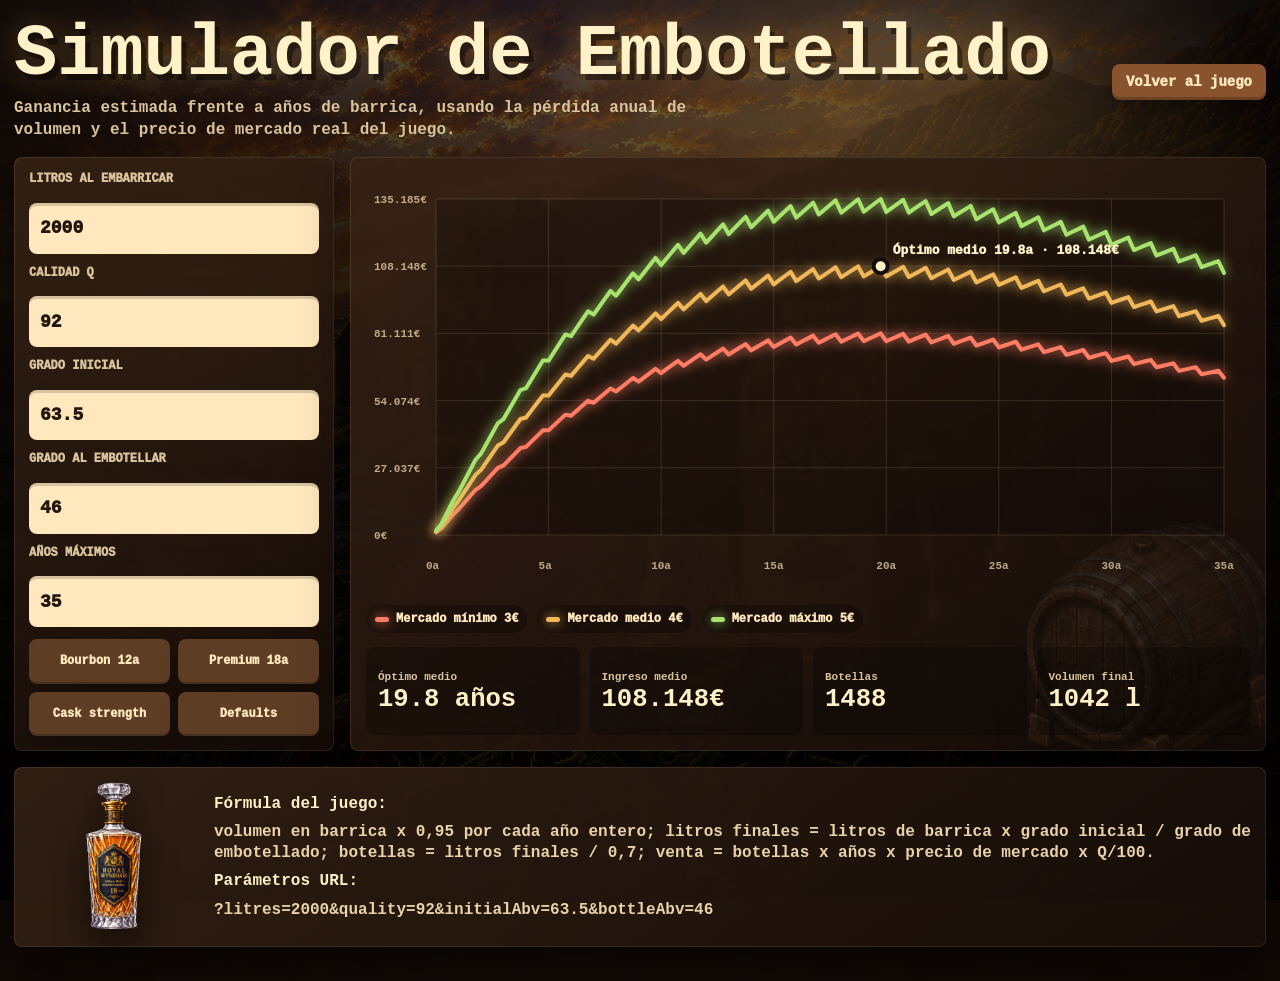
<file: sim.html>
<!doctype html>
<html lang="es">
<head>
  <meta charset="utf-8">
  <meta name="viewport" content="width=device-width, initial-scale=1">
  <title>Simulador de Embotellado</title>
  <style>
    :root {
      --ink:#1b110b;
      --panel:rgba(34,21,13,.78);
      --gold:#f0b75b;
      --cream:#ffe8bd;
      --blue:#79ddff;
      --green:#a8e36f;
      --red:#ff7c65;
    }
    * { box-sizing:border-box; }
    html, body { margin:0; min-height:100%; background:#130c08; color:var(--cream); font-family:ui-monospace, SFMono-Regular, Menlo, Consolas, monospace; }
    body {
      min-height:100vh;
      overflow-x:hidden;
      background:
        linear-gradient(90deg, rgba(14,8,5,.92), rgba(14,8,5,.52) 45%, rgba(14,8,5,.92)),
        url('img/splash.jpg') center/cover fixed;
    }
    body::before {
      content:'';
      position:fixed;
      inset:0;
      pointer-events:none;
      background:radial-gradient(circle at 70% 18%, rgba(255,190,86,.24), transparent 32%), linear-gradient(180deg, rgba(0,0,0,.20), rgba(0,0,0,.70));
    }
    main { position:relative; z-index:1; width:min(1280px, calc(100vw - 28px)); margin:0 auto; padding:22px 0 34px; }
    header { min-height:108px; display:grid; grid-template-columns:minmax(0,1fr) max-content; align-items:end; gap:18px; }
    h1 { margin:0; color:#fff2c8; font-size:clamp(34px, 6vw, 72px); line-height:.92; text-shadow:5px 6px 0 rgba(0,0,0,.42), 0 0 34px rgba(240,183,91,.38); letter-spacing:0; }
    .subtitle { margin:10px 0 0; color:#d9c49d; font-weight:900; max-width:720px; line-height:1.35; }
    .back { align-self:center; border:0; border-radius:8px; background:#89532d; color:#ffe8bd; padding:10px 14px; font:1000 14px ui-monospace, monospace; text-decoration:none; box-shadow:0 8px 22px rgba(0,0,0,.34), inset 0 -3px 0 rgba(0,0,0,.22); }
    .shell { display:grid; grid-template-columns:320px minmax(0,1fr); gap:16px; align-items:stretch; margin-top:16px; }
    .panel, .chart-panel, .result-panel {
      border-radius:8px;
      background:linear-gradient(145deg, rgba(54,34,21,.88), rgba(24,14,9,.84));
      box-shadow:0 18px 48px rgba(0,0,0,.44), inset 0 0 0 1px rgba(255,232,189,.10);
      backdrop-filter:blur(2px);
    }
    .panel { padding:15px; display:grid; gap:12px; }
    label { display:grid; gap:6px; color:#d9c49d; font-weight:1000; font-size:12px; text-transform:uppercase; }
    input {
      width:100%;
      border:0;
      border-radius:8px;
      background:#ffe8bd;
      color:#24170d;
      padding:10px 11px;
      font:1000 18px ui-monospace, monospace;
      box-shadow:inset 0 3px 0 rgba(0,0,0,.16);
    }
    .quick { display:grid; grid-template-columns:1fr 1fr; gap:8px; }
    button {
      border:0;
      border-radius:8px;
      padding:10px 11px;
      background:#5e3d25;
      color:#ffe8bd;
      font:1000 12px ui-monospace, monospace;
      cursor:pointer;
      box-shadow:0 5px 16px rgba(0,0,0,.25), inset 0 -2px 0 rgba(0,0,0,.22);
    }
    button:hover, .back:hover { filter:brightness(1.16); }
    .chart-panel { position:relative; min-height:560px; padding:16px; overflow:hidden; }
    .chart-panel::before {
      content:'';
      position:absolute;
      right:-30px;
      bottom:-48px;
      width:290px;
      height:290px;
      background:url('img/barriles/sherry_butt_old.png') center/contain no-repeat;
      opacity:.20;
      filter:drop-shadow(0 18px 22px rgba(0,0,0,.55));
      pointer-events:none;
    }
    canvas { position:relative; z-index:1; display:block; width:100%; height:420px; image-rendering:auto; }
    .legend { position:relative; z-index:1; display:flex; flex-wrap:wrap; gap:10px; margin:12px 0 0; }
    .legend span { display:flex; align-items:center; gap:7px; padding:7px 9px; border-radius:999px; background:rgba(0,0,0,.28); font-size:12px; font-weight:1000; }
    .legend i { width:14px; height:5px; border-radius:10px; background:var(--c); box-shadow:0 0 12px var(--c); }
    .kpis { position:relative; z-index:1; display:grid; grid-template-columns:repeat(4, minmax(0,1fr)); gap:10px; margin-top:14px; }
    .kpi { min-height:88px; padding:12px; border-radius:8px; background:rgba(0,0,0,.28); display:grid; gap:4px; align-content:center; }
    .kpi small { color:#d9c49d; font-size:11px; font-weight:900; }
    .kpi strong { color:#fff1c7; font-size:clamp(18px, 2vw, 27px); line-height:1; overflow-wrap:anywhere; }
    .result-panel { margin-top:16px; padding:15px; display:grid; grid-template-columns:170px minmax(0,1fr); gap:15px; align-items:center; }
    .result-panel img { width:150px; height:150px; object-fit:contain; justify-self:center; filter:drop-shadow(0 13px 16px rgba(0,0,0,.52)); }
    .formula { display:grid; gap:7px; color:#e8d2aa; line-height:1.32; font-weight:800; }
    .formula b { color:#fff1c7; }
    @media (max-width: 860px) {
      header, .shell, .result-panel { grid-template-columns:1fr; }
      h1 { font-size:44px; }
      .back { justify-self:start; }
      .kpis { grid-template-columns:1fr 1fr; }
      canvas { height:360px; }
    }
  </style>
</head>
<body>
  <main>
    <header>
      <div>
        <h1>Simulador de Embotellado</h1>
        <p class="subtitle">Ganancia estimada frente a años de barrica, usando la pérdida anual de volumen y el precio de mercado real del juego.</p>
      </div>
      <a class="back" href="index.html">Volver al juego</a>
    </header>

    <section class="shell">
      <form class="panel" id="controls">
        <label>Litros al embarricar <input id="litres" name="litres" type="number" min="1" step="10"></label>
        <label>Calidad Q <input id="quality" name="quality" type="number" min="1" max="100" step="1"></label>
        <label>Grado inicial <input id="initialAbv" name="initialAbv" type="number" min="40" max="90" step=".1"></label>
        <label>Grado al embotellar <input id="bottleAbv" name="bottleAbv" type="number" min="40" max="90" step=".1"></label>
        <label>Años máximos <input id="years" name="years" type="number" min="3" max="60" step="1"></label>
        <div class="quick">
          <button type="button" data-preset="balanced">Bourbon 12a</button>
          <button type="button" data-preset="premium">Premium 18a</button>
          <button type="button" data-preset="cask">Cask strength</button>
          <button type="button" data-preset="reset">Defaults</button>
        </div>
      </form>

      <section class="chart-panel">
        <canvas id="chart" width="1100" height="560"></canvas>
        <div class="legend">
          <span><i style="--c:var(--red)"></i>Mercado mínimo 3€</span>
          <span><i style="--c:var(--gold)"></i>Mercado medio 4€</span>
          <span><i style="--c:var(--green)"></i>Mercado máximo 5€</span>
        </div>
        <div class="kpis">
          <div class="kpi"><small>Óptimo medio</small><strong id="bestYear">-</strong></div>
          <div class="kpi"><small>Ingreso medio</small><strong id="bestMoney">-</strong></div>
          <div class="kpi"><small>Botellas</small><strong id="bestBottles">-</strong></div>
          <div class="kpi"><small>Volumen final</small><strong id="bestLitres">-</strong></div>
        </div>
      </section>
    </section>

    <section class="result-panel">
      <img src="img/bottles/bottle_18Q.png" alt="Botella">
      <div class="formula" id="formula"></div>
    </section>
  </main>

  <script>
    const MARKET_MIN = 3;
    const MARKET_MAX = 5;
    const MARKET_MID = (MARKET_MIN + MARKET_MAX) / 2;
    const BOTTLE_LITRES = 0.7;
    const defaults = { litres: 2000, quality: 92, initialAbv: 63.5, bottleAbv: 46, years: 35 };
    const presets = {
      balanced: { litres: 2000, quality: 90, initialAbv: 63.5, bottleAbv: 46, years: 30 },
      premium: { litres: 2500, quality: 96, initialAbv: 63.5, bottleAbv: 48, years: 40 },
      cask: { litres: 1600, quality: 94, initialAbv: 61, bottleAbv: 58, years: 32 },
      reset: defaults
    };
    const els = Object.fromEntries(['litres','quality','initialAbv','bottleAbv','years','bestYear','bestMoney','bestBottles','bestLitres','formula'].map(id => [id, document.getElementById(id)]));
    const params = new URLSearchParams(location.search);
    function num(name, fallback){
      const aliases = { quality:['q'], initialAbv:['abv','initial'], bottleAbv:['targetAbv','bottle'] }[name] || [];
      const raw = params.get(name) ?? aliases.map(a=>params.get(a)).find(v=>v!==null);
      const n = Number(raw);
      return Number.isFinite(n) ? n : fallback;
    }
    function setValues(values){
      for(const [k,v] of Object.entries({...defaults, ...values})) if(els[k]) els[k].value = v;
      draw();
    }
    function values(){
      return {
        litres: Math.max(1, Number(els.litres.value) || defaults.litres),
        quality: Math.min(100, Math.max(1, Number(els.quality.value) || defaults.quality)),
        initialAbv: Math.min(90, Math.max(1, Number(els.initialAbv.value) || defaults.initialAbv)),
        bottleAbv: Math.min(90, Math.max(40, Number(els.bottleAbv.value) || defaults.bottleAbv)),
        years: Math.min(60, Math.max(3, Math.floor(Number(els.years.value) || defaults.years)))
      };
    }
    function agedLitres(initialLitres, years){ return initialLitres * Math.pow(.95, Math.floor(Math.max(0, years))); }
    function resultAt(year, price, v=values()){
      const barrelL = agedLitres(v.litres, year);
      const finalL = barrelL * v.initialAbv / v.bottleAbv;
      const bottles = Math.floor(finalL / BOTTLE_LITRES);
      const money = bottles * Math.max(.1, year) * price * (v.quality / 100);
      return { year, barrelL, finalL, bottles, money };
    }
    function euro(n){ return `${Math.round(n).toLocaleString('es-ES')}€`; }
    function draw(){
      const v = values();
      if(v.bottleAbv > v.initialAbv) els.bottleAbv.value = v.initialAbv;
      const vv = values();
      const series = [
        { price: MARKET_MIN, color: '#ff7c65' },
        { price: MARKET_MID, color: '#f0b75b' },
        { price: MARKET_MAX, color: '#a8e36f' }
      ].map(s => ({...s, data: Array.from({length: vv.years*4 + 1}, (_,i)=>resultAt(i/4, s.price, vv))}));
      const best = series[1].data.reduce((a,b)=>b.money>a.money?b:a, series[1].data[0]);
      els.bestYear.textContent = `${best.year.toFixed(best.year % 1 ? 1 : 0)} años`;
      els.bestMoney.textContent = euro(best.money);
      els.bestBottles.textContent = best.bottles.toLocaleString('es-ES');
      els.bestLitres.textContent = `${Math.round(best.finalL).toLocaleString('es-ES')} l`;
      els.formula.innerHTML = `<b>Fórmula del juego:</b> volumen en barrica x 0,95 por cada año entero; litros finales = litros de barrica x grado inicial / grado de embotellado; botellas = litros finales / 0,7; venta = botellas x años x precio de mercado x Q/100.<br><b>Parámetros URL:</b> ?litres=${vv.litres}&quality=${vv.quality}&initialAbv=${vv.initialAbv}&bottleAbv=${vv.bottleAbv}`;
      const next = new URLSearchParams({litres:vv.litres, quality:vv.quality, initialAbv:vv.initialAbv, bottleAbv:vv.bottleAbv, years:vv.years});
      history.replaceState(null, '', `${location.pathname}?${next}`);

      const canvas = document.getElementById('chart'), ctx = canvas.getContext('2d');
      const dpr = Math.max(1, Math.min(2, devicePixelRatio || 1));
      const rect = canvas.getBoundingClientRect();
      canvas.width = Math.floor(rect.width * dpr);
      canvas.height = Math.floor(rect.height * dpr);
      ctx.setTransform(dpr,0,0,dpr,0,0);
      const w=rect.width, h=rect.height, pad={l:70,r:26,t:26,b:58};
      ctx.clearRect(0,0,w,h);
      const maxMoney = Math.max(1, ...series.flatMap(s=>s.data.map(p=>p.money)));
      const x = year => pad.l + (year / vv.years) * (w - pad.l - pad.r);
      const y = money => h - pad.b - (money / maxMoney) * (h - pad.t - pad.b);
      ctx.fillStyle='rgba(0,0,0,.24)';
      ctx.fillRect(pad.l, pad.t, w-pad.l-pad.r, h-pad.t-pad.b);
      ctx.strokeStyle='rgba(255,232,189,.13)';
      ctx.lineWidth=1;
      ctx.fillStyle='rgba(255,232,189,.70)';
      ctx.font='900 11px ui-monospace, monospace';
      for(let i=0;i<=5;i++){
        const yy = pad.t + i*(h-pad.t-pad.b)/5;
        ctx.beginPath(); ctx.moveTo(pad.l, yy); ctx.lineTo(w-pad.r, yy); ctx.stroke();
        const val = maxMoney * (1 - i/5);
        ctx.fillText(euro(val), 8, yy+4);
      }
      for(let year=0; year<=vv.years; year+=Math.max(1, Math.ceil(vv.years/8))){
        const xx=x(year);
        ctx.beginPath(); ctx.moveTo(xx, pad.t); ctx.lineTo(xx, h-pad.b); ctx.stroke();
        ctx.fillText(`${year}a`, xx-10, h-24);
      }
      for(const s of series){
        ctx.beginPath();
        s.data.forEach((p,i)=>{ const xx=x(p.year), yy=y(p.money); i ? ctx.lineTo(xx,yy) : ctx.moveTo(xx,yy); });
        ctx.strokeStyle=s.color; ctx.lineWidth=4; ctx.lineJoin='round'; ctx.lineCap='round'; ctx.shadowColor=s.color; ctx.shadowBlur=12; ctx.stroke(); ctx.shadowBlur=0;
      }
      const bx=x(best.year), by=y(best.money);
      ctx.fillStyle='#fff2c8'; ctx.strokeStyle='#130c08'; ctx.lineWidth=4;
      ctx.beginPath(); ctx.arc(bx, by, 7, 0, Math.PI*2); ctx.fill(); ctx.stroke();
      ctx.fillStyle='#fff2c8'; ctx.font='1000 13px ui-monospace, monospace';
      ctx.fillText(`Óptimo medio ${best.year.toFixed(1)}a · ${euro(best.money)}`, Math.min(bx+12, w-300), Math.max(22, by-12));
    }
    setValues({
      litres:num('litres', defaults.litres),
      quality:num('quality', defaults.quality),
      initialAbv:num('initialAbv', defaults.initialAbv),
      bottleAbv:num('bottleAbv', defaults.bottleAbv),
      years:num('years', defaults.years)
    });
    document.getElementById('controls').addEventListener('input', draw);
    document.querySelectorAll('[data-preset]').forEach(btn=>btn.addEventListener('click', ()=>setValues(presets[btn.dataset.preset] || defaults)));
    addEventListener('resize', draw);
  </script>
</body>
</html>
</file>
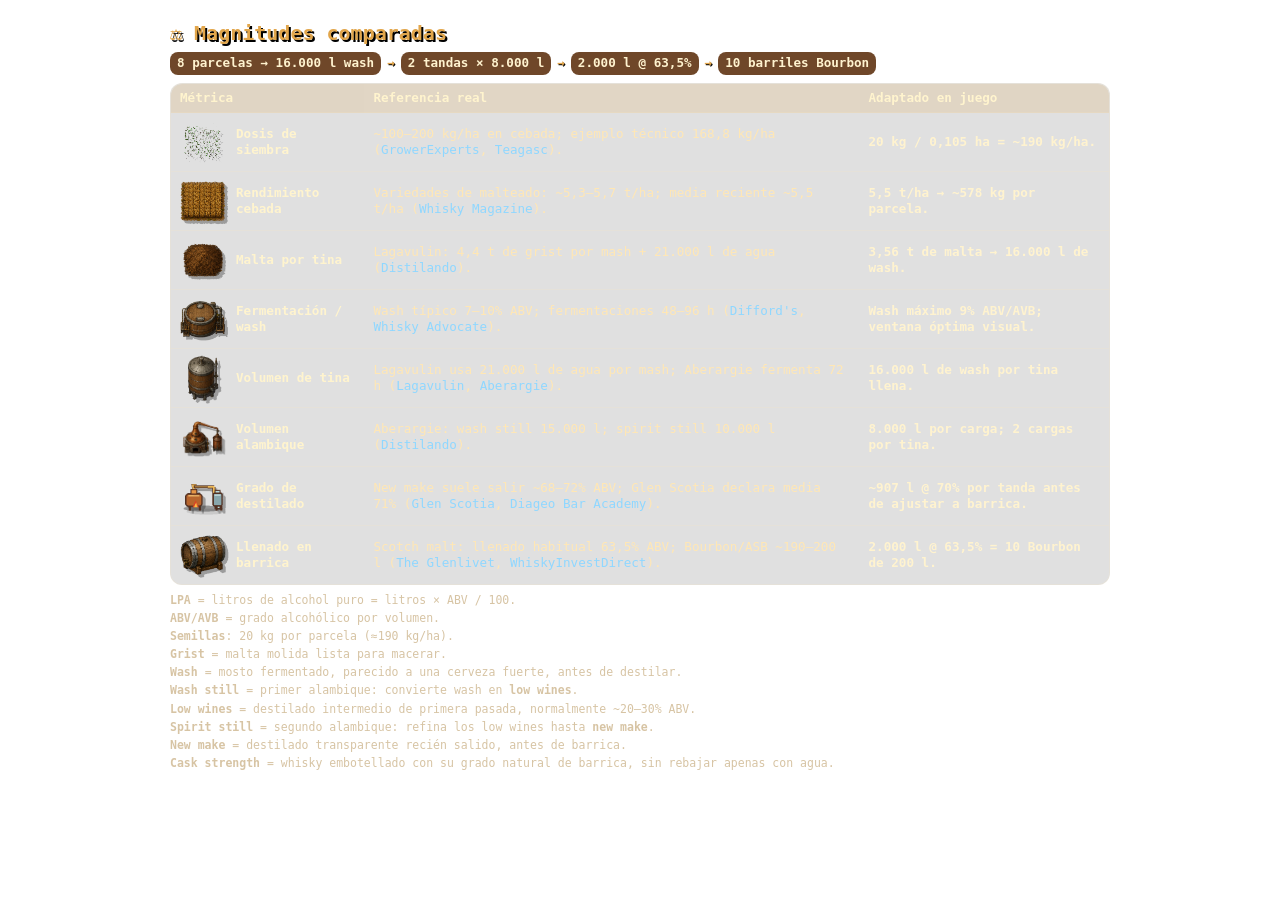
<file: docs/magnitudes.html>
<!doctype html>
<html lang="es">
<head>
  <meta charset="utf-8" />
  <meta name="viewport" content="width=device-width, initial-scale=1" />
  <base target="_blank" />
  <title>Magnitudes · Sim Distillery</title>
  <style>
    :root{--ink:#241911;--cream:#ffe7b5;--gold:#e2a64b;--line:rgba(255,231,181,.16)}
    *{box-sizing:border-box} body{margin:0;padding:12px;background:transparent;color:var(--cream);font:12.6px/1.31 ui-monospace,SFMono-Regular,Menlo,Consolas,monospace;overflow:hidden}
    main{max-width:960px;margin:auto;padding:8px 10px}
    h1{margin:0 0 6px;color:var(--gold);font-size:20px;text-shadow:2px 2px #000}.summary{display:flex;gap:6px;align-items:center;flex-wrap:wrap;margin:0 0 8px}.pill{background:#6f4729;border-radius:8px;padding:3px 7px;color:#fff3cf;font-weight:900}.arrow{color:#e2a64b;font-weight:900;text-shadow:1px 1px #000}
    table{width:100%;border-collapse:separate;border-spacing:0;background:rgba(0,0,0,.12);border:1px solid var(--line);border-radius:12px;overflow:hidden} th,td{border:0;border-bottom:1px solid var(--line);padding:6px 9px;vertical-align:middle} tr:last-child td{border-bottom:0} th{color:#fff4ce;background:rgba(226,166,75,.18);text-align:left} th:first-child{border-top-left-radius:11px} th:last-child{border-top-right-radius:11px} tr:last-child td:first-child{border-bottom-left-radius:11px} tr:last-child td:last-child{border-bottom-right-radius:11px} td.game{color:#fff3cf;font-weight:900}.metric{display:flex;align-items:center;gap:10px;font-weight:900;color:#fff4ce}.icon{width:46px;height:46px;object-fit:contain;image-rendering:auto;filter:drop-shadow(3px 3px 0 rgba(0,0,0,.3))}a{color:#8fd7ff;text-decoration:none}.note{margin:8px 0 0;color:#d7c4a4;font-size:11.5px}.note span{display:block;margin-top:3px}
  </style>
</head>
<body>
<main>
  <h1>⚖️ Magnitudes comparadas</h1>
  <div class="summary">
    <span class="pill">8 parcelas → 16.000 l wash</span>
    <span class="arrow">→</span>
    <span class="pill">2 tandas × 8.000 l</span>
    <span class="arrow">→</span>
    <span class="pill">2.000 l @ 63,5%</span>
    <span class="arrow">→</span>
    <span class="pill">10 barriles Bourbon</span>
  </div>

  <table>
    <tr><th>Métrica</th><th>Referencia real</th><th>Adaptado en juego</th></tr>
    <tr>
      <td><span class="metric"><img class="icon" src="../img/cebada_recien_plantada.png" alt="">Dosis de siembra</span></td>
      <td>~100–200 kg/ha en cebada; ejemplo técnico 168,8 kg/ha (<a href="https://www.growerexperts.com/choosing-the-ideal-sowing-rate-for-barley/">GrowerExperts</a>, <a href="https://teagasc.ie/news--events/daily/spring-barley-establishment-achieving-good-plant-establishment/">Teagasc</a>).</td>
      <td class="game">20 kg / 0,105 ha = ~190 kg/ha.</td>
    </tr>
    <tr>
      <td><span class="metric"><img class="icon" src="../img/cebada_madura.png" alt="">Rendimiento cebada</span></td>
      <td>Variedades de malteado: ~5,3–5,7 t/ha; media reciente ~5,5 t/ha (<a href="https://www.whiskymag.com/articles/growing-issues/">Whisky Magazine</a>).</td>
      <td class="game">5,5 t/ha → ~578 kg por parcela.</td>
    </tr>
    <tr>
      <td><span class="metric"><img class="icon" src="../img/cebada_germinando_malteada.png" alt="">Malta por tina</span></td>
      <td>Lagavulin: 4,4 t de grist por mash + 21.000 l de agua (<a href="https://distilando.com/lagavulin">Distilando</a>).</td>
      <td class="game">3,56 t de malta → 16.000 l de wash.</td>
    </tr>
    <tr>
      <td><span class="metric"><img class="icon" src="../img/tina_maceracion.png" alt="">Fermentación / wash</span></td>
      <td>Wash típico 7–10% ABV; fermentaciones 48–96 h (<a href="https://www.diffordsguide.com/g/1168/single-malt-scotch-whisky-production/fermentation">Difford's</a>, <a href="https://whiskyadvocate.com/how-to-make-whisky">Whisky Advocate</a>).</td>
      <td class="game">Wash máximo 9% ABV/AVB; ventana óptima visual.</td>
    </tr>
    <tr>
      <td><span class="metric"><img class="icon" src="../img/tina_fermentacion.png" alt="">Volumen de tina</span></td>
      <td>Lagavulin usa 21.000 l de agua por mash; Aberargie fermenta 72 h (<a href="https://distilando.com/lagavulin">Lagavulin</a>, <a href="https://distilando.com/aberargie">Aberargie</a>).</td>
      <td class="game">16.000 l de wash por tina llena.</td>
    </tr>
    <tr>
      <td><span class="metric"><img class="icon" src="../img/alambique.png" alt="">Volumen alambique</span></td>
      <td>Aberargie: wash still 15.000 l; spirit still 10.000 l (<a href="https://distilando.com/aberargie">Distilando</a>).</td>
      <td class="game">8.000 l por carga; 2 cargas por tina.</td>
    </tr>
    <tr>
      <td><span class="metric"><img class="icon" src="../img/alambique_completo.png" alt="">Grado de destilado</span></td>
      <td>New make suele salir ~68–72% ABV; Glen Scotia declara media 71% (<a href="https://us.glenscotia.com/pages/our-process">Glen Scotia</a>, <a href="https://www.diageobaracademy.com/en-us/home/alcohol-categories/scotch-whisky">Diageo Bar Academy</a>).</td>
      <td class="game">~907 l @ 70% por tanda antes de ajustar a barrica.</td>
    </tr>
    <tr>
      <td><span class="metric"><img class="icon" src="../img/barril_bourbon.png" alt="">Llenado en barrica</span></td>
      <td>Scotch malt: llenado habitual 63,5% ABV; Bourbon/ASB ~190–200 l (<a href="https://www.theglenlivet.com/en/our-community/articles/what-is-cask-strength/">The Glenlivet</a>, <a href="https://www.whiskyinvestdirect.com/about-whisky/scotch-whisky-casks-and-barrels">WhiskyInvestDirect</a>).</td>
      <td class="game">2.000 l @ 63,5% = 10 Bourbon de 200 l.</td>
    </tr>
  </table>
  <p class="note">
    <span><strong>LPA</strong> = litros de alcohol puro = litros × ABV / 100.</span>
    <span><strong>ABV/AVB</strong> = grado alcohólico por volumen.</span>
    <span><strong>Semillas</strong>: 20 kg por parcela (≈190 kg/ha).</span>
    <span><strong>Grist</strong> = malta molida lista para macerar.</span>
    <span><strong>Wash</strong> = mosto fermentado, parecido a una cerveza fuerte, antes de destilar.</span>
    <span><strong>Wash still</strong> = primer alambique: convierte wash en <strong>low wines</strong>.</span>
    <span><strong>Low wines</strong> = destilado intermedio de primera pasada, normalmente ~20–30% ABV.</span>
    <span><strong>Spirit still</strong> = segundo alambique: refina los low wines hasta <strong>new make</strong>.</span>
    <span><strong>New make</strong> = destilado transparente recién salido, antes de barrica.</span>
    <span><strong>Cask strength</strong> = whisky embotellado con su grado natural de barrica, sin rebajar apenas con agua.</span>
  </p>
</main>
<script>
document.querySelectorAll('a').forEach(a=>{a.target='_blank';a.rel='noopener noreferrer'});
document.addEventListener('click', e=>{ if(!e.target.closest('a')) parent.postMessage('close-magnitudes','*'); });
</script>
</body>
</html>
</file>
